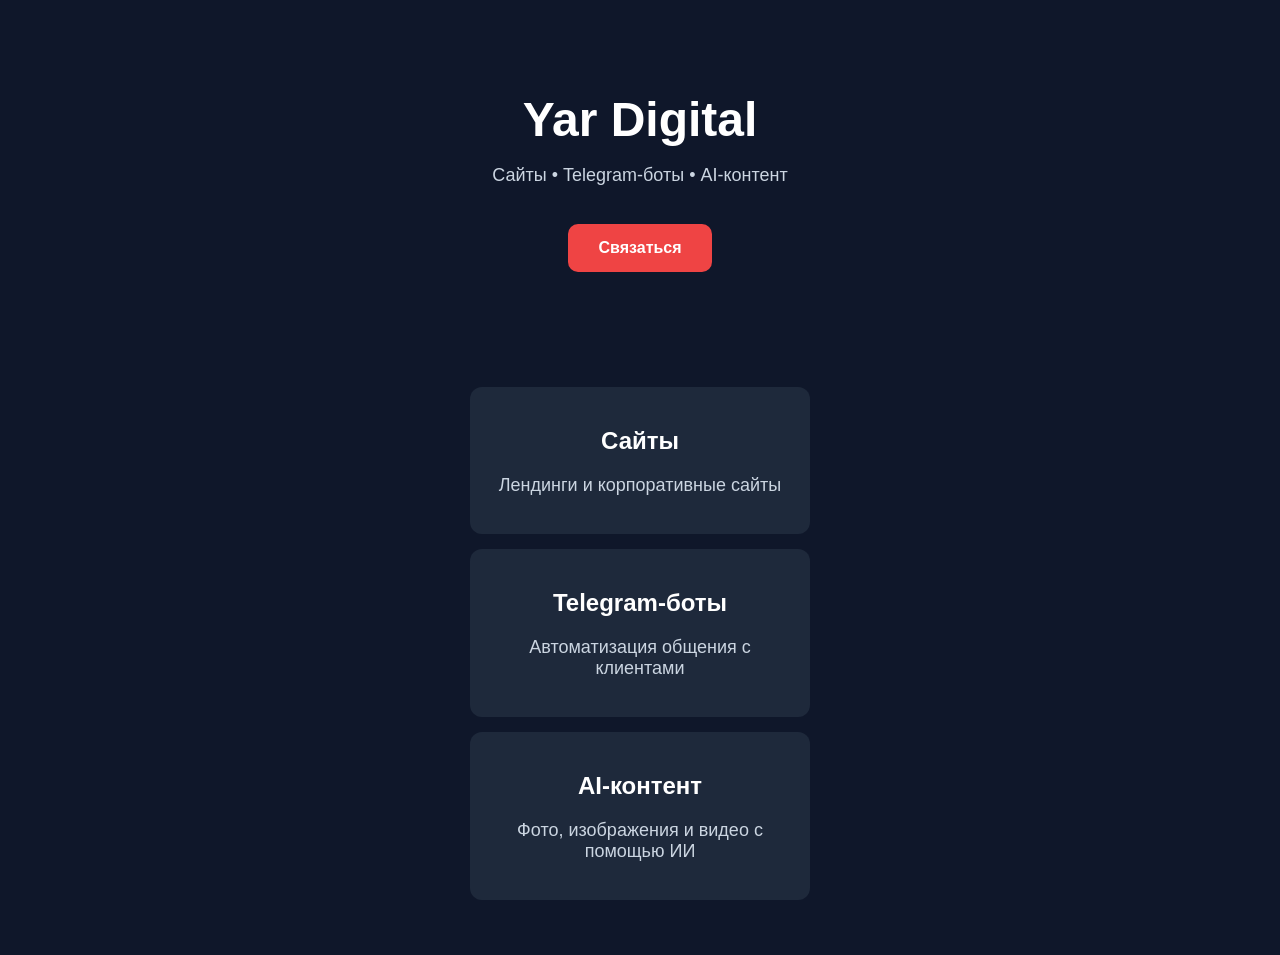
<file: index.htm>
<!DOCTYPE html>
<html lang="ru">
<head>
<meta charset="UTF-8">
<meta name="viewport" content="width=device-width, initial-scale=1.0">
<title>Yar Digital</title>

<style>
body{
margin:0;
font-family:Arial,sans-serif;
background:#0f172a;
color:white;
text-align:center;
}

.hero{
padding:60px 20px;
}

h1{
font-size:48px;
margin-bottom:10px;
}

p{
font-size:18px;
color:#cbd5e1;
}

.btn{
display:inline-block;
margin-top:20px;
padding:15px 30px;
background:#ef4444;
color:white;
text-decoration:none;
border-radius:10px;
font-weight:bold;
}

.services{
padding:40px 20px;
}

.card{
background:#1e293b;
padding:20px;
margin:15px auto;
max-width:300px;
border-radius:12px;
}
</style>
</head>

<body>

<div class="hero">
<h1>Yar Digital</h1>
<p>Сайты • Telegram-боты • AI-контент</p>

<a class="btn" href="https://t.me/yardigitalpro">
Связаться
</a>
</div>

<div class="services">

<div class="card">
<h2>Сайты</h2>
<p>Лендинги и корпоративные сайты</p>
</div>

<div class="card">
<h2>Telegram-боты</h2>
<p>Автоматизация общения с клиентами</p>
</div>

<div class="card">
<h2>AI-контент</h2>
<p>Фото, изображения и видео с помощью ИИ</p>
</div>

</div>

</body>
</html>
</file>
